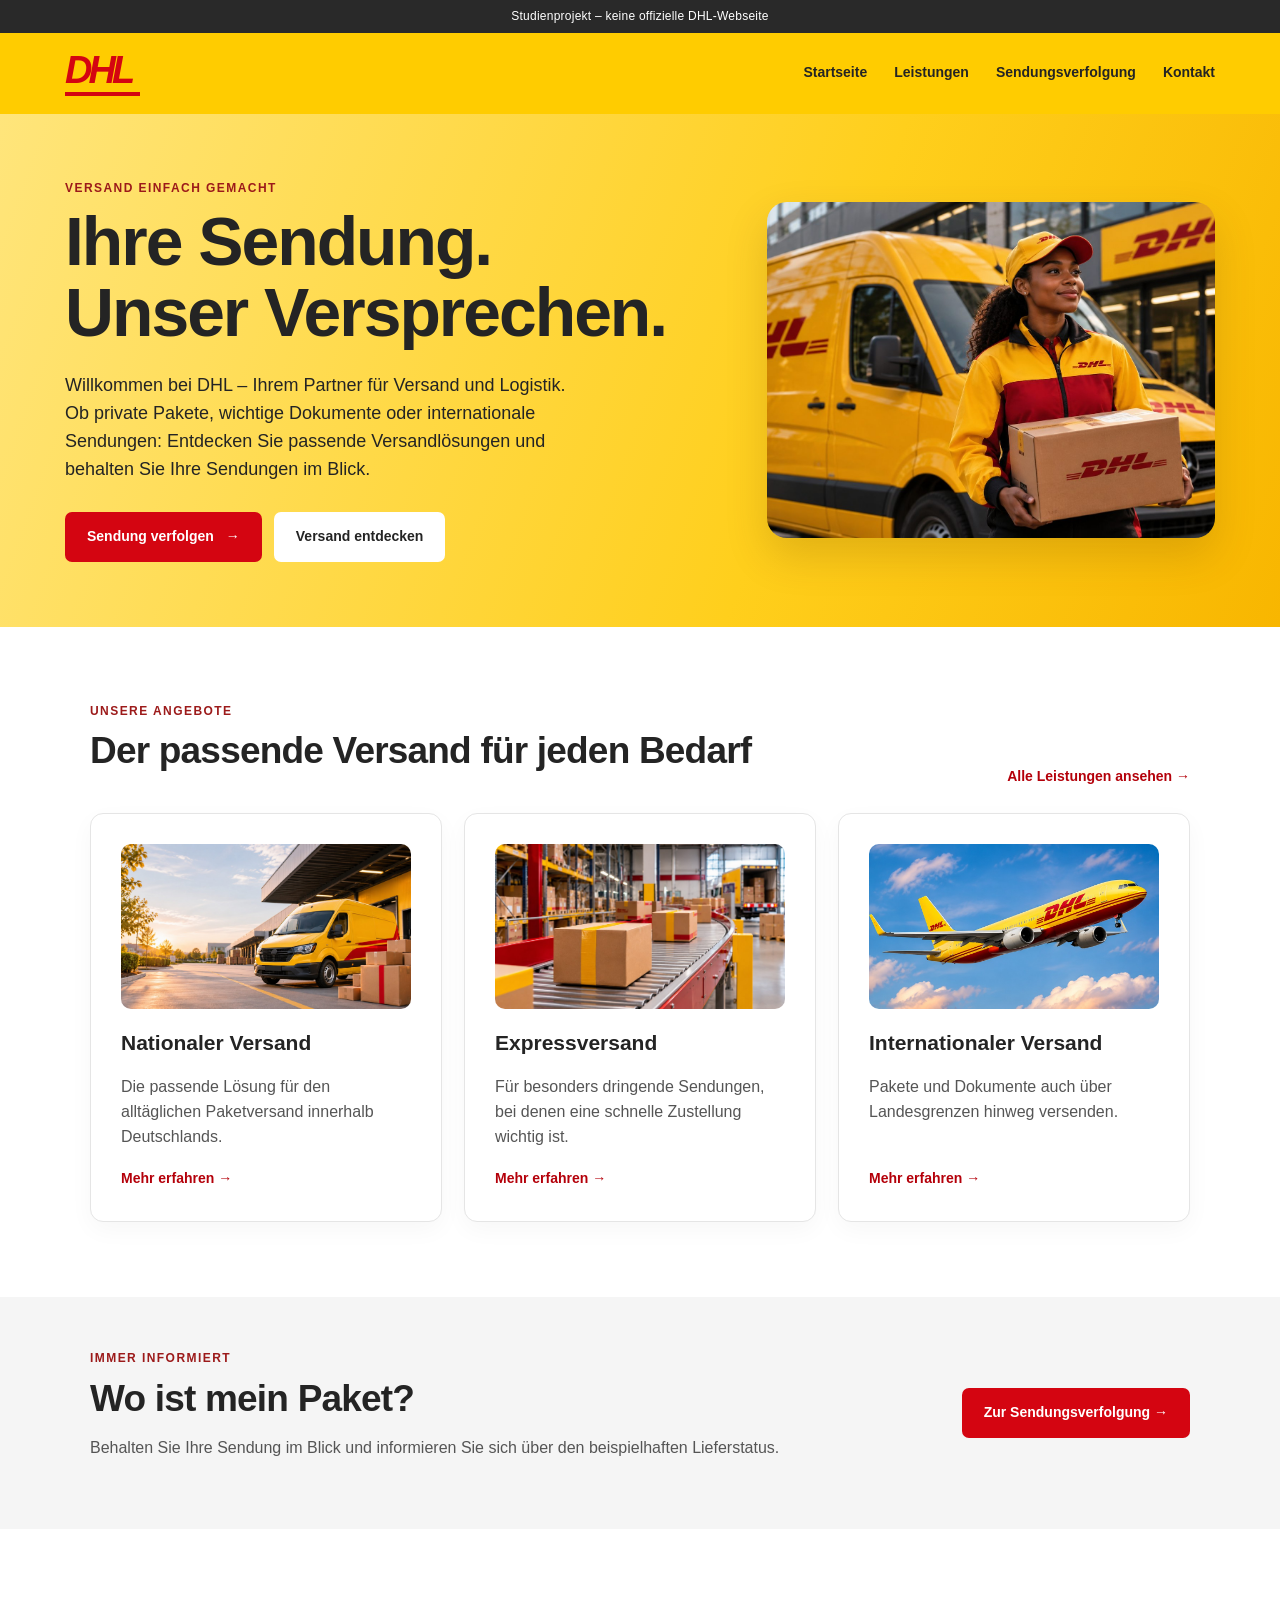
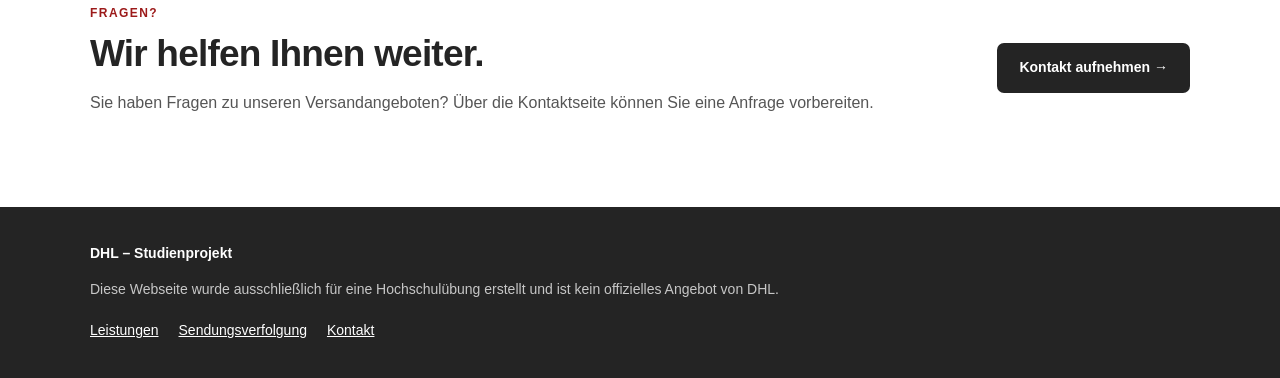
<file: index.html>
<!DOCTYPE html>
<html lang="de">
<head>
  <meta charset="UTF-8">
  <meta name="viewport" content="width=device-width, initial-scale=1.0">
  <meta name="description" content="DHL – Beispiel-Webseite für eine Hochschulübung zu Versand und Logistik.">
  <title>DHL | Versand und Logistik – Studienprojekt</title>
  <link rel="stylesheet" href="style.css">
</head>
<body>
  <div class="projekt-hinweis">Studienprojekt – keine offizielle DHL-Webseite</div>
  <header class="kopf">
    <a class="marke" href="index.html" aria-label="Zur Startseite">DHL<span class="marke-strich"></span></a>
    <nav aria-label="Hauptnavigation">
      <a href="index.html" aria-current="page">Startseite</a>
      <a href="leistungen.html">Leistungen</a>
      <a href="sendung.html">Sendungsverfolgung</a>
      <a href="kontakt.html">Kontakt</a>
    </nav>
  </header>
  <main>
    <section class="hero" id="start">
      <div class="hero-inhalt">
        <p class="eyebrow">Versand einfach gemacht</p>
        <h1>Ihre Sendung.<br>Unser Versprechen.</h1>
        <p>Willkommen bei DHL – Ihrem Partner für Versand und Logistik. Ob private Pakete, wichtige Dokumente oder internationale Sendungen: Entdecken Sie passende Versandlösungen und behalten Sie Ihre Sendungen im Blick.</p>
        <div class="aktionen">
          <a class="button button-rot" href="sendung.html">Sendung verfolgen <span aria-hidden="true">→</span></a>
          <a class="button button-hell" href="leistungen.html">Versand entdecken</a>
        </div>
      </div>
      <div class="hero-grafik"><img class="hero-foto" src="startseite.jpg" alt="Zustellerin mit Paket vor einem gelben Lieferwagen" fetchpriority="high"></div>
    </section>
    <section class="bereich" id="leistungen" aria-labelledby="leistungen-titel">
      <div class="abschnitt-kopf"><div><p class="eyebrow">Unsere Angebote</p><h2 id="leistungen-titel">Der passende Versand für jeden Bedarf</h2></div><a class="textlink" href="leistungen.html">Alle Leistungen ansehen →</a></div>
      <div class="karten">
        <article class="karte"><img class="karten-foto" src="lieferwagen.jpg" alt="Gelber Lieferwagen am Logistikzentrum" loading="lazy"><h3>Nationaler Versand</h3><p>Die passende Lösung für den alltäglichen Paketversand innerhalb Deutschlands.</p><a href="leistungen.html#national">Mehr erfahren →</a></article>
        <article class="karte"><img class="karten-foto" src="paketsortierung.jpg" alt="Pakete auf einer Sortieranlage" loading="lazy"><h3>Expressversand</h3><p>Für besonders dringende Sendungen, bei denen eine schnelle Zustellung wichtig ist.</p><a href="leistungen.html#express">Mehr erfahren →</a></article>
        <article class="karte"><img class="karten-foto" src="flugzeug.jpg" alt="Frachtflugzeug für internationalen Versand" loading="lazy"><h3>Internationaler Versand</h3><p>Pakete und Dokumente auch über Landesgrenzen hinweg versenden.</p><a href="leistungen.html#international">Mehr erfahren →</a></article>
      </div>
    </section>
    <section class="info-banner" id="sendung" aria-labelledby="verfolgung-titel"><div><p class="eyebrow">Immer informiert</p><h2 id="verfolgung-titel">Wo ist mein Paket?</h2><p>Behalten Sie Ihre Sendung im Blick und informieren Sie sich über den beispielhaften Lieferstatus.</p></div><a class="button button-rot" href="sendung.html">Zur Sendungsverfolgung →</a></section>
    <section class="bereich kontakt-abschnitt" id="kontakt" aria-labelledby="kontakt-titel"><div><p class="eyebrow">Fragen?</p><h2 id="kontakt-titel">Wir helfen Ihnen weiter.</h2><p>Sie haben Fragen zu unseren Versandangeboten? Über die Kontaktseite können Sie eine Anfrage vorbereiten.</p></div><a class="button button-dunkel" href="kontakt.html">Kontakt aufnehmen →</a></section>
  </main>
  <footer><strong>DHL – Studienprojekt</strong><p>Diese Webseite wurde ausschließlich für eine Hochschulübung erstellt und ist kein offizielles Angebot von DHL.</p><nav aria-label="Footernavigation"><a href="leistungen.html">Leistungen</a><a href="sendung.html">Sendungsverfolgung</a><a href="kontakt.html">Kontakt</a></nav></footer>
</body>
</html>
</file>
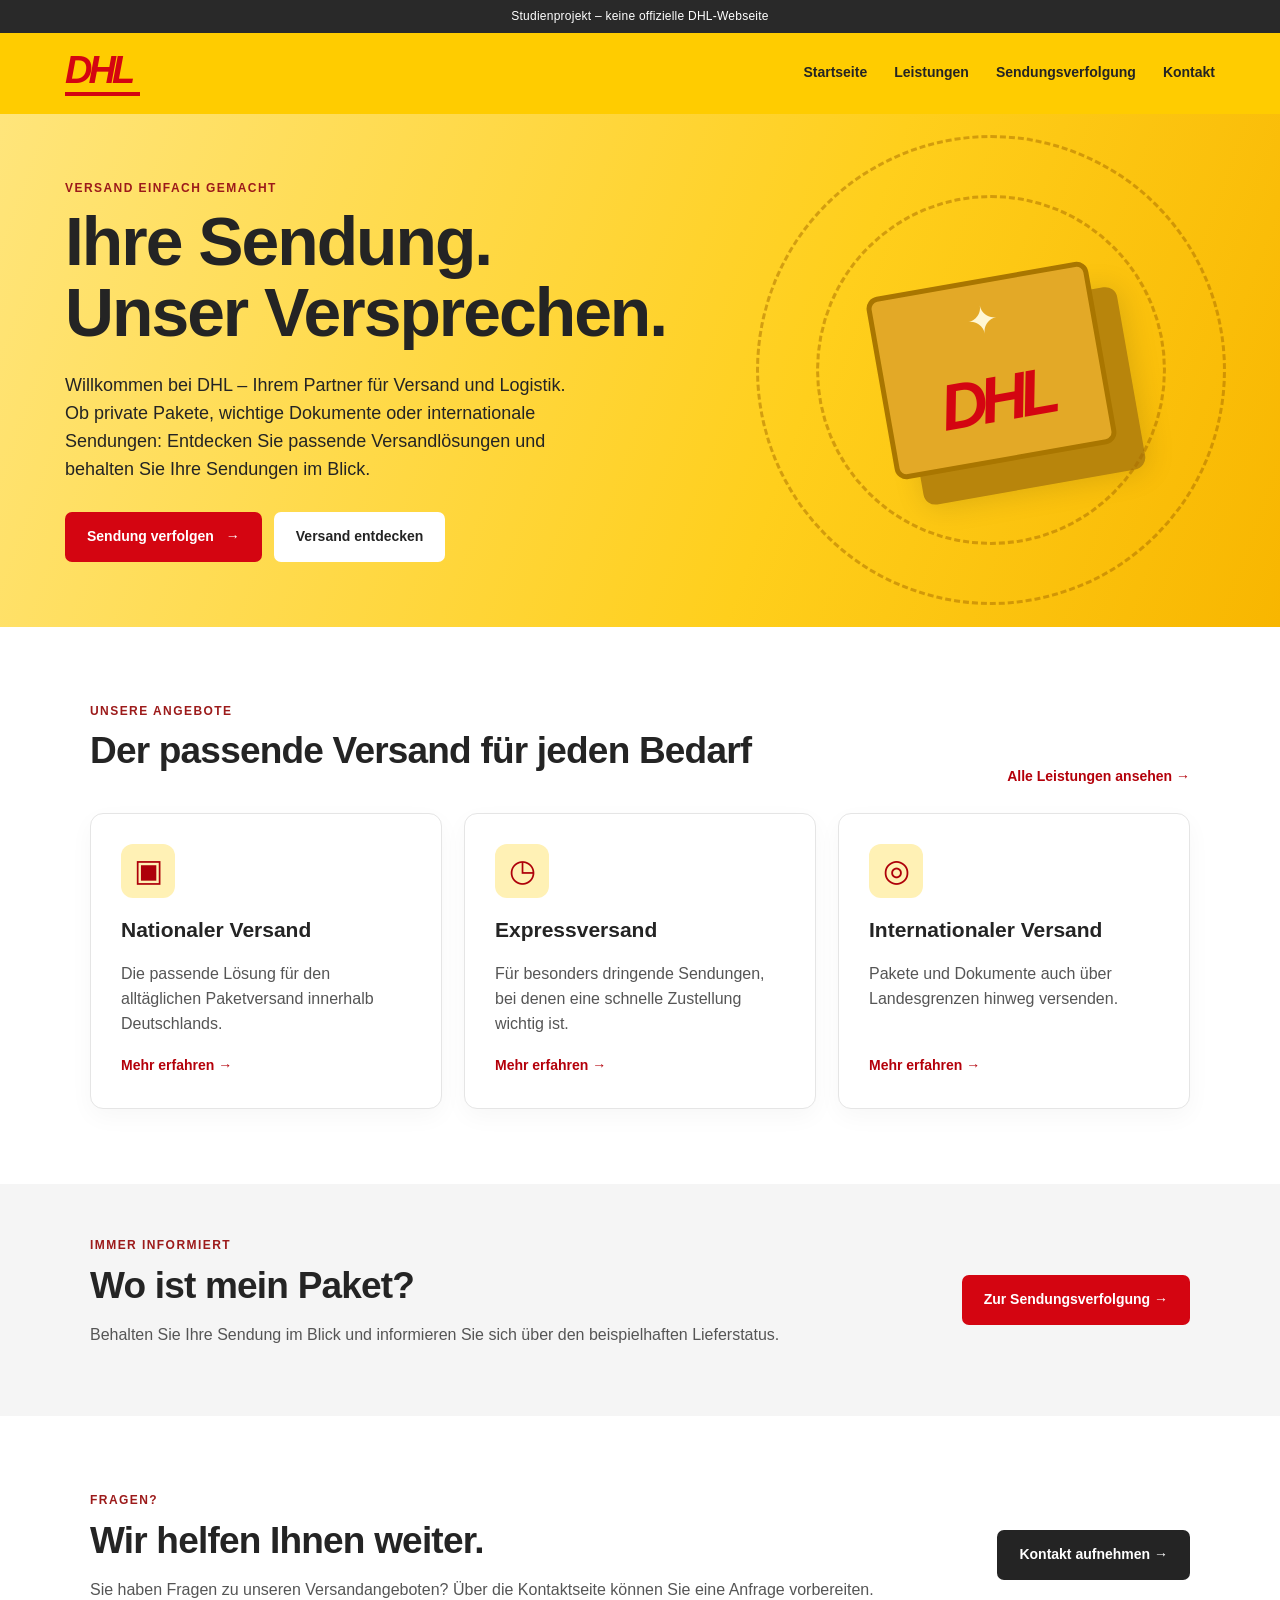
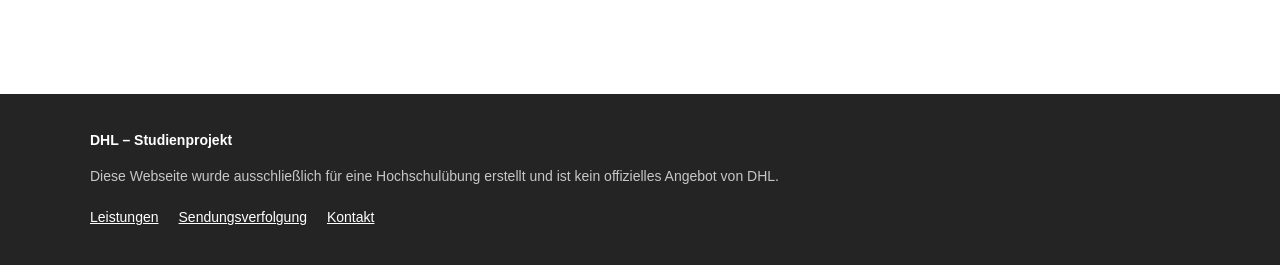
<file: DHL_Startseite 5/index.html>
<!DOCTYPE html>
<html lang="de">
<head>
  <meta charset="UTF-8">
  <meta name="viewport" content="width=device-width, initial-scale=1.0">
  <meta name="description" content="DHL – Beispiel-Webseite für eine Hochschulübung zu Versand und Logistik.">
  <title>DHL | Versand und Logistik – Studienprojekt</title>
  <link rel="stylesheet" href="style.css">
</head>
<body>
  <div class="projekt-hinweis">Studienprojekt – keine offizielle DHL-Webseite</div>
  <header class="kopf">
    <a class="marke" href="dhl_startseite_mit_texten.html" aria-label="Zur Startseite">DHL<span class="marke-strich"></span></a>
    <nav aria-label="Hauptnavigation">
      <a href="dhl_startseite_mit_texten.html" aria-current="page">Startseite</a>
      <a href="leistungen.html">Leistungen</a>
      <a href="sendung.html">Sendungsverfolgung</a>
      <a href="kontakt.html">Kontakt</a>
    </nav>
  </header>
  <main>
    <section class="hero" id="start">
      <div class="hero-inhalt">
        <p class="eyebrow">Versand einfach gemacht</p>
        <h1>Ihre Sendung.<br>Unser Versprechen.</h1>
        <p>Willkommen bei DHL – Ihrem Partner für Versand und Logistik. Ob private Pakete, wichtige Dokumente oder internationale Sendungen: Entdecken Sie passende Versandlösungen und behalten Sie Ihre Sendungen im Blick.</p>
        <div class="aktionen">
          <a class="button button-rot" href="sendung.html">Sendung verfolgen <span aria-hidden="true">→</span></a>
          <a class="button button-hell" href="leistungen.html">Versand entdecken</a>
        </div>
      </div>
      <div class="hero-grafik" aria-hidden="true"><div class="paket"><span>✦</span><strong>DHL</strong></div><div class="spur spur-eins"></div><div class="spur spur-zwei"></div></div>
    </section>
    <section class="bereich" id="leistungen" aria-labelledby="leistungen-titel">
      <div class="abschnitt-kopf"><div><p class="eyebrow">Unsere Angebote</p><h2 id="leistungen-titel">Der passende Versand für jeden Bedarf</h2></div><a class="textlink" href="leistungen.html">Alle Leistungen ansehen →</a></div>
      <div class="karten">
        <article class="karte"><div class="symbol" aria-hidden="true">▣</div><h3>Nationaler Versand</h3><p>Die passende Lösung für den alltäglichen Paketversand innerhalb Deutschlands.</p><a href="leistungen.html#national">Mehr erfahren →</a></article>
        <article class="karte"><div class="symbol" aria-hidden="true">◷</div><h3>Expressversand</h3><p>Für besonders dringende Sendungen, bei denen eine schnelle Zustellung wichtig ist.</p><a href="leistungen.html#express">Mehr erfahren →</a></article>
        <article class="karte"><div class="symbol" aria-hidden="true">◎</div><h3>Internationaler Versand</h3><p>Pakete und Dokumente auch über Landesgrenzen hinweg versenden.</p><a href="leistungen.html#international">Mehr erfahren →</a></article>
      </div>
    </section>
    <section class="info-banner" id="sendung" aria-labelledby="verfolgung-titel"><div><p class="eyebrow">Immer informiert</p><h2 id="verfolgung-titel">Wo ist mein Paket?</h2><p>Behalten Sie Ihre Sendung im Blick und informieren Sie sich über den beispielhaften Lieferstatus.</p></div><a class="button button-rot" href="sendung.html">Zur Sendungsverfolgung →</a></section>
    <section class="bereich kontakt-abschnitt" id="kontakt" aria-labelledby="kontakt-titel"><div><p class="eyebrow">Fragen?</p><h2 id="kontakt-titel">Wir helfen Ihnen weiter.</h2><p>Sie haben Fragen zu unseren Versandangeboten? Über die Kontaktseite können Sie eine Anfrage vorbereiten.</p></div><a class="button button-dunkel" href="kontakt.html">Kontakt aufnehmen →</a></section>
  </main>
  <footer><strong>DHL – Studienprojekt</strong><p>Diese Webseite wurde ausschließlich für eine Hochschulübung erstellt und ist kein offizielles Angebot von DHL.</p><nav aria-label="Footernavigation"><a href="leistungen.html">Leistungen</a><a href="sendung.html">Sendungsverfolgung</a><a href="kontakt.html">Kontakt</a></nav></footer>
</body>
</html>
</file>
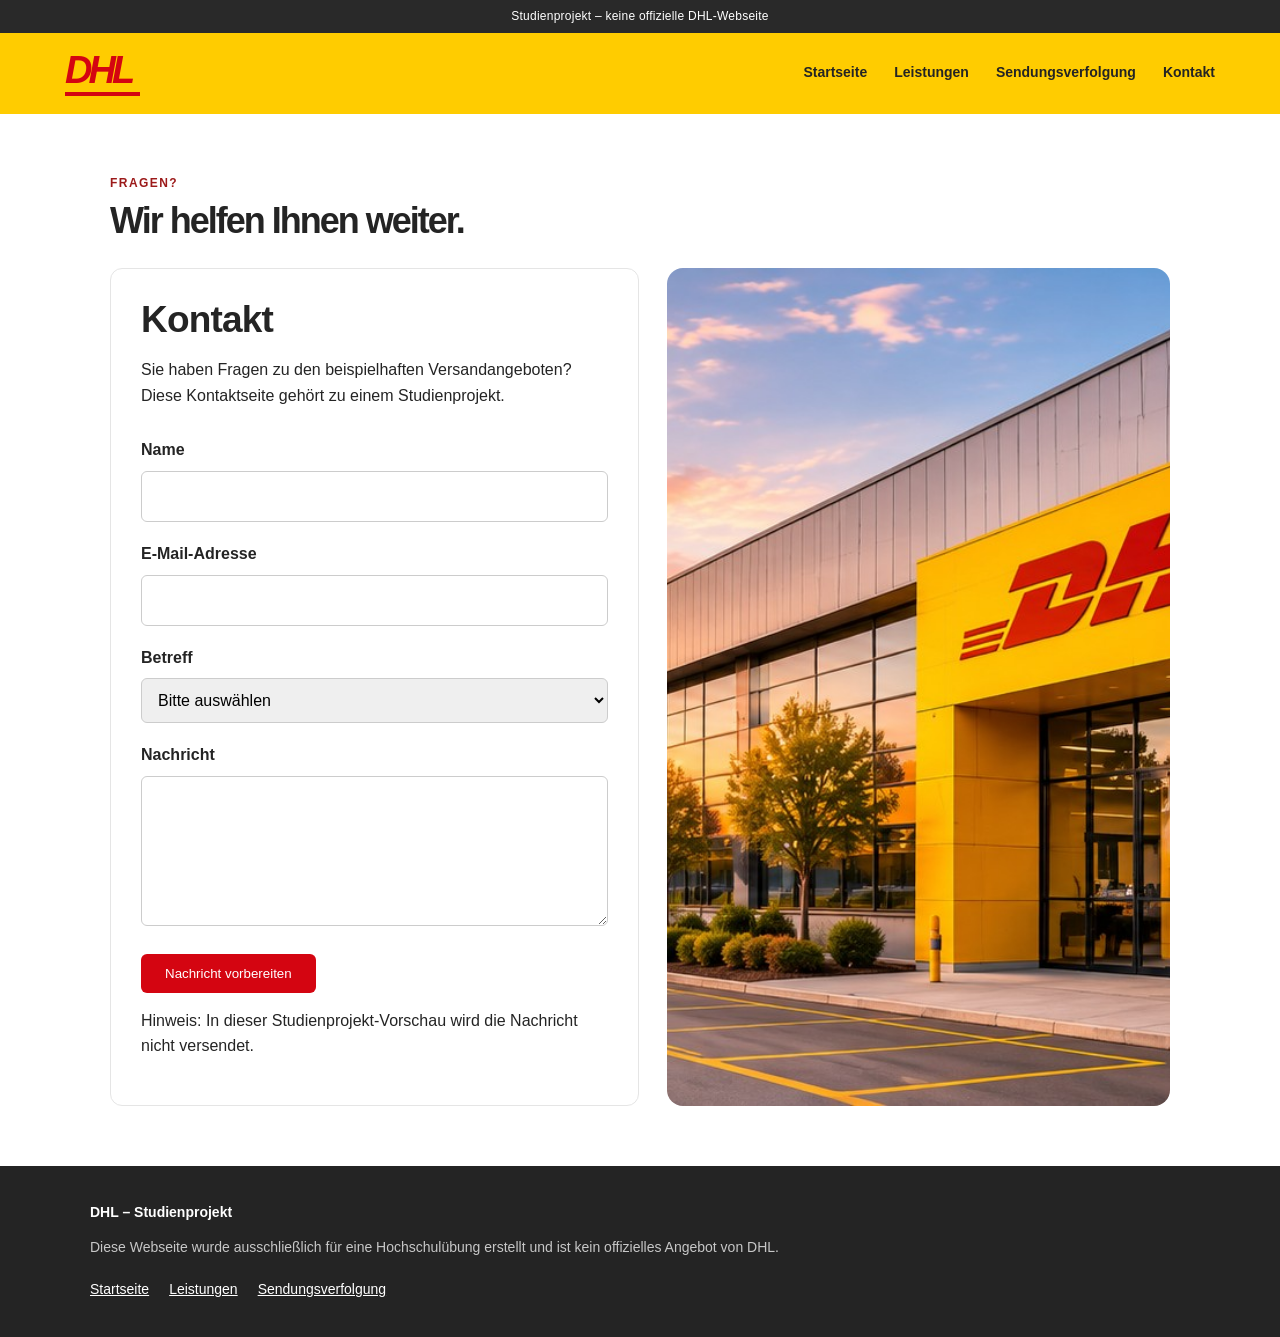
<file: kontakt.html>
<!DOCTYPE html>
<html lang="de">
<head>
  <meta charset="UTF-8">
  <meta name="viewport" content="width=device-width, initial-scale=1.0">
  <meta name="description" content="Kontaktinformationen für ein DHL-Studienprojekt.">
  <title>Kontakt | DHL – Studienprojekt</title>
  <link rel="stylesheet" href="style.css">
</head>
<body>
  <div class="projekt-hinweis">Studienprojekt – keine offizielle DHL-Webseite</div>
  <header class="kopf">
    <a class="marke" href="index.html" aria-label="Zur Startseite">DHL<span class="marke-strich"></span></a>
    <nav aria-label="Hauptnavigation">
      <a href="index.html">Startseite</a>
      <a href="leistungen.html">Leistungen</a>
      <a href="sendung.html">Sendungsverfolgung</a>
      <a href="kontakt.html" aria-current="page">Kontakt</a>
    </nav>
  </header>
  <main class="seiten-inhalt">
    <p class="eyebrow">Fragen?</p>
    <h1 class="seiten-titel">Wir helfen Ihnen weiter.</h1>
    <div class="kontakt-layout">
    <form class="formular" id="kontakt-formular" onsubmit="return false;">
      <h2 id="kontakt-titel">Kontakt</h2>
      <p class="seiten-beschreibung">Sie haben Fragen zu den beispielhaften Versandangeboten? Diese Kontaktseite gehört zu einem Studienprojekt.</p>
      <label for="name">Name</label>
      <input id="name" name="name" type="text" autocomplete="name" required>

      <label for="email">E-Mail-Adresse</label>
      <input id="email" name="email" type="email" autocomplete="email" required>

      <label for="betreff">Betreff</label>
      <select id="betreff" name="betreff" required>
        <option value="">Bitte auswählen</option>
        <option value="versand">Frage zum Versand</option>
        <option value="sendung">Frage zu einer Sendung</option>
        <option value="sonstiges">Sonstiges</option>
      </select>

      <label for="nachricht">Nachricht</label>
      <textarea id="nachricht" name="nachricht" rows="5" required></textarea>

      <button type="submit">Nachricht vorbereiten</button>
      <p id="formular-status" role="status" aria-live="polite">Hinweis: In dieser Studienprojekt-Vorschau wird die Nachricht nicht versendet.</p>
    </form>
    <img class="kontakt-foto" src="kontakt-gebaeude.jpg" alt="Modernes gelbes Logistikgebäude" loading="lazy">
    </div>
  </main>
  <footer>
    <strong>DHL – Studienprojekt</strong>
    <p>Diese Webseite wurde ausschließlich für eine Hochschulübung erstellt und ist kein offizielles Angebot von DHL.</p>
    <nav aria-label="Footernavigation"><a href="index.html">Startseite</a><a href="leistungen.html">Leistungen</a><a href="sendung.html">Sendungsverfolgung</a></nav>
  </footer>
  <script>
    document.getElementById("kontakt-formular").addEventListener("submit", function (event) {
      event.preventDefault();
      document.getElementById("formular-status").textContent =
        "Die Angaben sind ausgefüllt. In dieser Studienprojekt-Vorschau wird die Nachricht nicht versendet.";
    });
  </script>
</body>
</html>
</file>
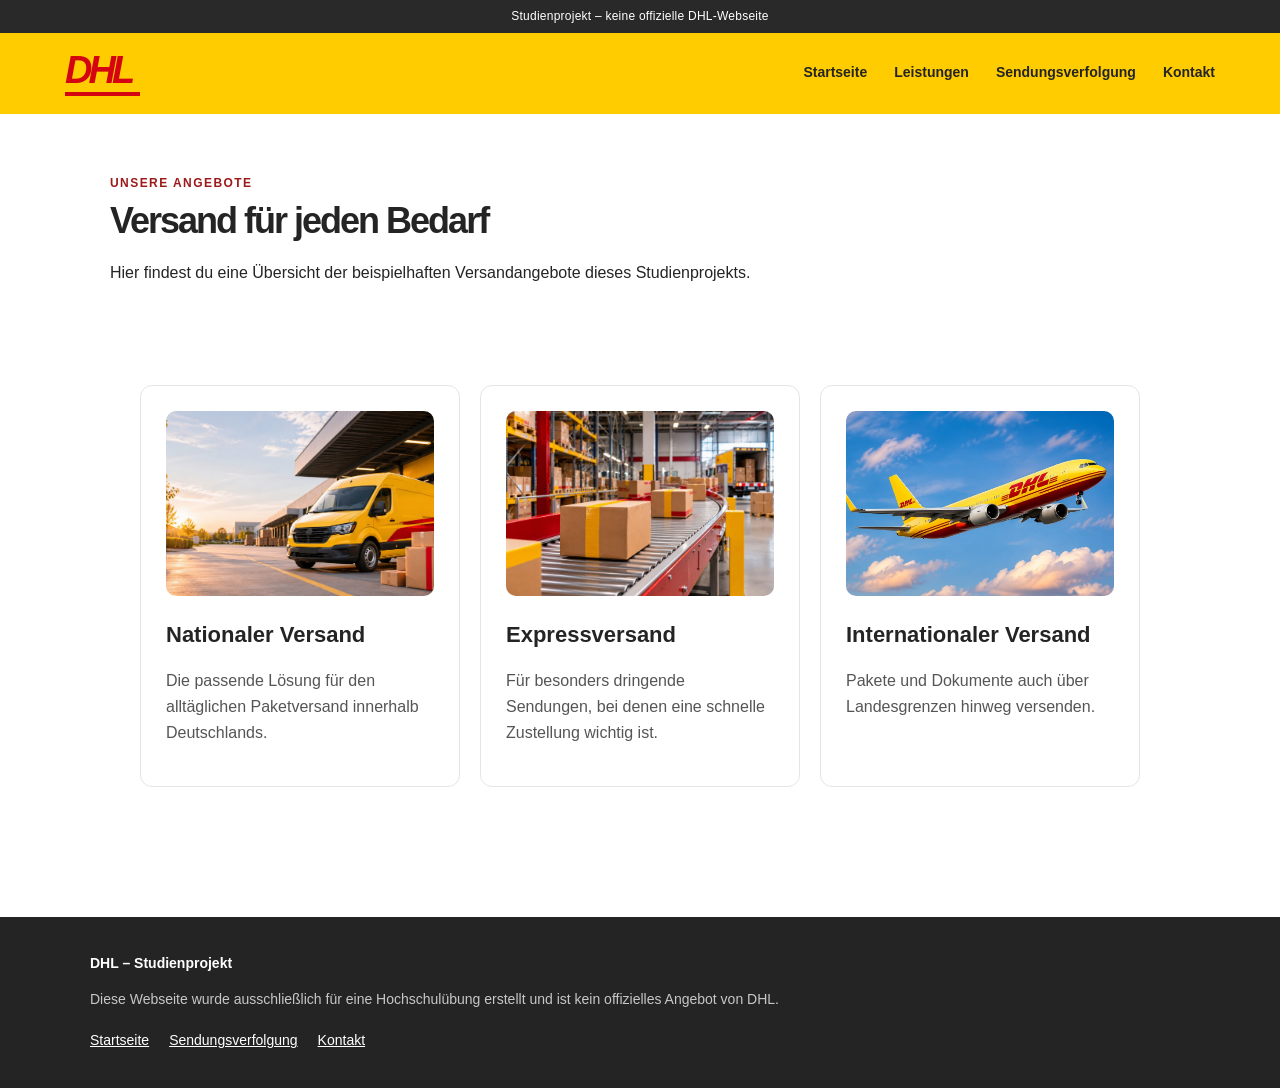
<file: leistungen.html>
<!DOCTYPE html>
<html lang="de">
<head>
  <meta charset="UTF-8">
  <meta name="viewport" content="width=device-width, initial-scale=1.0">
  <meta name="description" content="Beispielhafte Versandangebote für ein DHL-Studienprojekt.">
  <title>Leistungen | DHL – Studienprojekt</title>
  <link rel="stylesheet" href="style.css">
</head>
<body>
  <div class="projekt-hinweis">Studienprojekt – keine offizielle DHL-Webseite</div>
  <header class="kopf">
    <a class="marke" href="index.html" aria-label="Zur Startseite">DHL<span class="marke-strich"></span></a>
    <nav aria-label="Hauptnavigation">
      <a href="index.html">Startseite</a>
      <a href="leistungen.html" aria-current="page">Leistungen</a>
      <a href="sendung.html">Sendungsverfolgung</a>
      <a href="kontakt.html">Kontakt</a>
    </nav>
  </header>
  <main class="seiten-inhalt">
    <p class="eyebrow">Unsere Angebote</p>
    <h1 class="seiten-titel">Versand für jeden Bedarf</h1>
    <p class="seiten-beschreibung">Hier findest du eine Übersicht der beispielhaften Versandangebote dieses Studienprojekts.</p>
    <section class="leistungen" aria-label="Versandangebote">
      <div class="leistungen-grid">
        <article class="leistung-karte" id="national">
          <img class="leistung-foto" src="lieferwagen.jpg" alt="Gelber Lieferwagen am Logistikzentrum" loading="lazy"><h3>Nationaler Versand</h3>
          <p>Die passende Lösung für den alltäglichen Paketversand innerhalb Deutschlands.</p>
        </article>
        <article class="leistung-karte" id="express">
          <img class="leistung-foto" src="paketsortierung.jpg" alt="Pakete auf einem Förderband im Logistikzentrum" loading="lazy"><h3>Expressversand</h3>
          <p>Für besonders dringende Sendungen, bei denen eine schnelle Zustellung wichtig ist.</p>
        </article>
        <article class="leistung-karte" id="international">
          <img class="leistung-foto" src="flugzeug.jpg" alt="Frachtflugzeug für internationalen Versand" loading="lazy"><h3>Internationaler Versand</h3>
          <p>Pakete und Dokumente auch über Landesgrenzen hinweg versenden.</p>
        </article>
      </div>
    </section>
  </main>
  <footer>
    <strong>DHL – Studienprojekt</strong>
    <p>Diese Webseite wurde ausschließlich für eine Hochschulübung erstellt und ist kein offizielles Angebot von DHL.</p>
    <nav aria-label="Footernavigation"><a href="index.html">Startseite</a><a href="sendung.html">Sendungsverfolgung</a><a href="kontakt.html">Kontakt</a></nav>
  </footer>
</body>
</html>
</file>
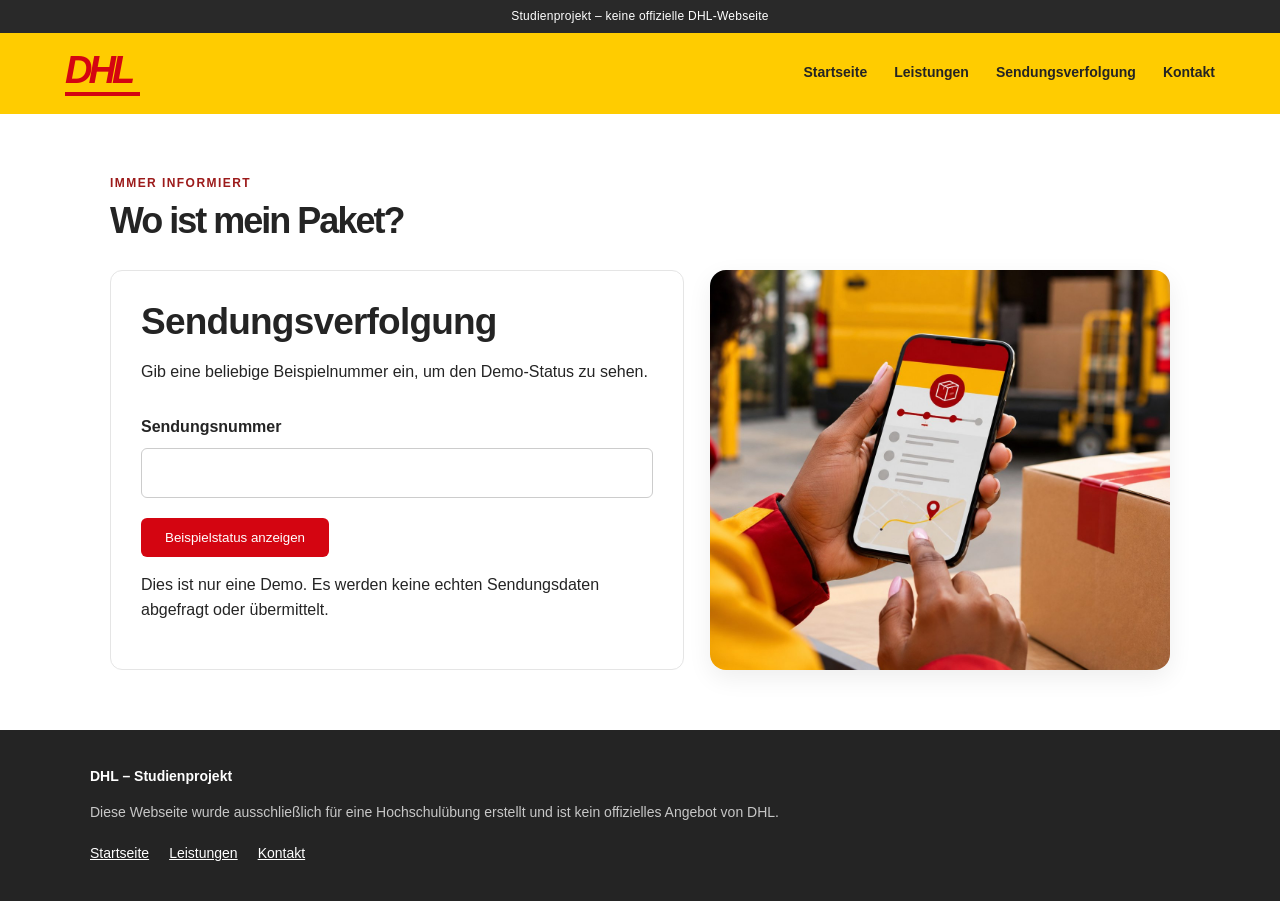
<file: sendung.html>
<!DOCTYPE html>
<html lang="de">
<head>
  <meta charset="UTF-8">
  <meta name="viewport" content="width=device-width, initial-scale=1.0">
  <meta name="description" content="Beispielseite zur Sendungsverfolgung für ein DHL-Studienprojekt.">
  <title>Sendungsverfolgung | DHL – Studienprojekt</title>
  <link rel="stylesheet" href="style.css">
</head>
<body>
  <div class="projekt-hinweis">Studienprojekt – keine offizielle DHL-Webseite</div>
  <header class="kopf">
    <a class="marke" href="index.html" aria-label="Zur Startseite">DHL<span class="marke-strich"></span></a>
    <nav aria-label="Hauptnavigation">
      <a href="index.html">Startseite</a>
      <a href="leistungen.html">Leistungen</a>
      <a href="sendung.html" aria-current="page">Sendungsverfolgung</a>
      <a href="kontakt.html">Kontakt</a>
    </nav>
  </header>
  <main class="seiten-inhalt">
    <p class="eyebrow">Immer informiert</p>
    <h1 class="seiten-titel">Wo ist mein Paket?</h1>
    <div class="sendung-layout"><section class="sendungsverfolgung" aria-labelledby="sendung-titel">
      <h2 id="sendung-titel">Sendungsverfolgung</h2>
      <p class="seiten-beschreibung">Gib eine beliebige Beispielnummer ein, um den Demo-Status zu sehen.</p>
      <form id="sendung-formular">
        <label for="sendungsnummer">Sendungsnummer</label>
        <input id="sendungsnummer" name="sendungsnummer" type="text" autocomplete="off" required>
        <button type="submit">Beispielstatus anzeigen</button>
      </form>
      <p id="demo-ergebnis" role="status" aria-live="polite" hidden></p>
      <p>Dies ist nur eine Demo. Es werden keine echten Sendungsdaten abgefragt oder übermittelt.</p>
    </section><img class="sendung-foto" src="sendungsverfolgung.jpg" alt="Smartphone mit beispielhafter Paketverfolgung" loading="lazy"></div>
  </main>
  <footer>
    <strong>DHL – Studienprojekt</strong>
    <p>Diese Webseite wurde ausschließlich für eine Hochschulübung erstellt und ist kein offizielles Angebot von DHL.</p>
    <nav aria-label="Footernavigation"><a href="index.html">Startseite</a><a href="leistungen.html">Leistungen</a><a href="kontakt.html">Kontakt</a></nav>
  </footer>
  <script>
    document.getElementById("sendung-formular").addEventListener("submit", function (event) {
      event.preventDefault();
      const nummer = document.getElementById("sendungsnummer").value.trim();
      const ergebnis = document.getElementById("demo-ergebnis");
      ergebnis.textContent =
        "Demo-Status für " + nummer + ": Die Sendung wurde im Paketzentrum bearbeitet. Dies ist ein Beispielstatus.";
      ergebnis.hidden = false;
    });
  </script>
</body>
</html>
</file>
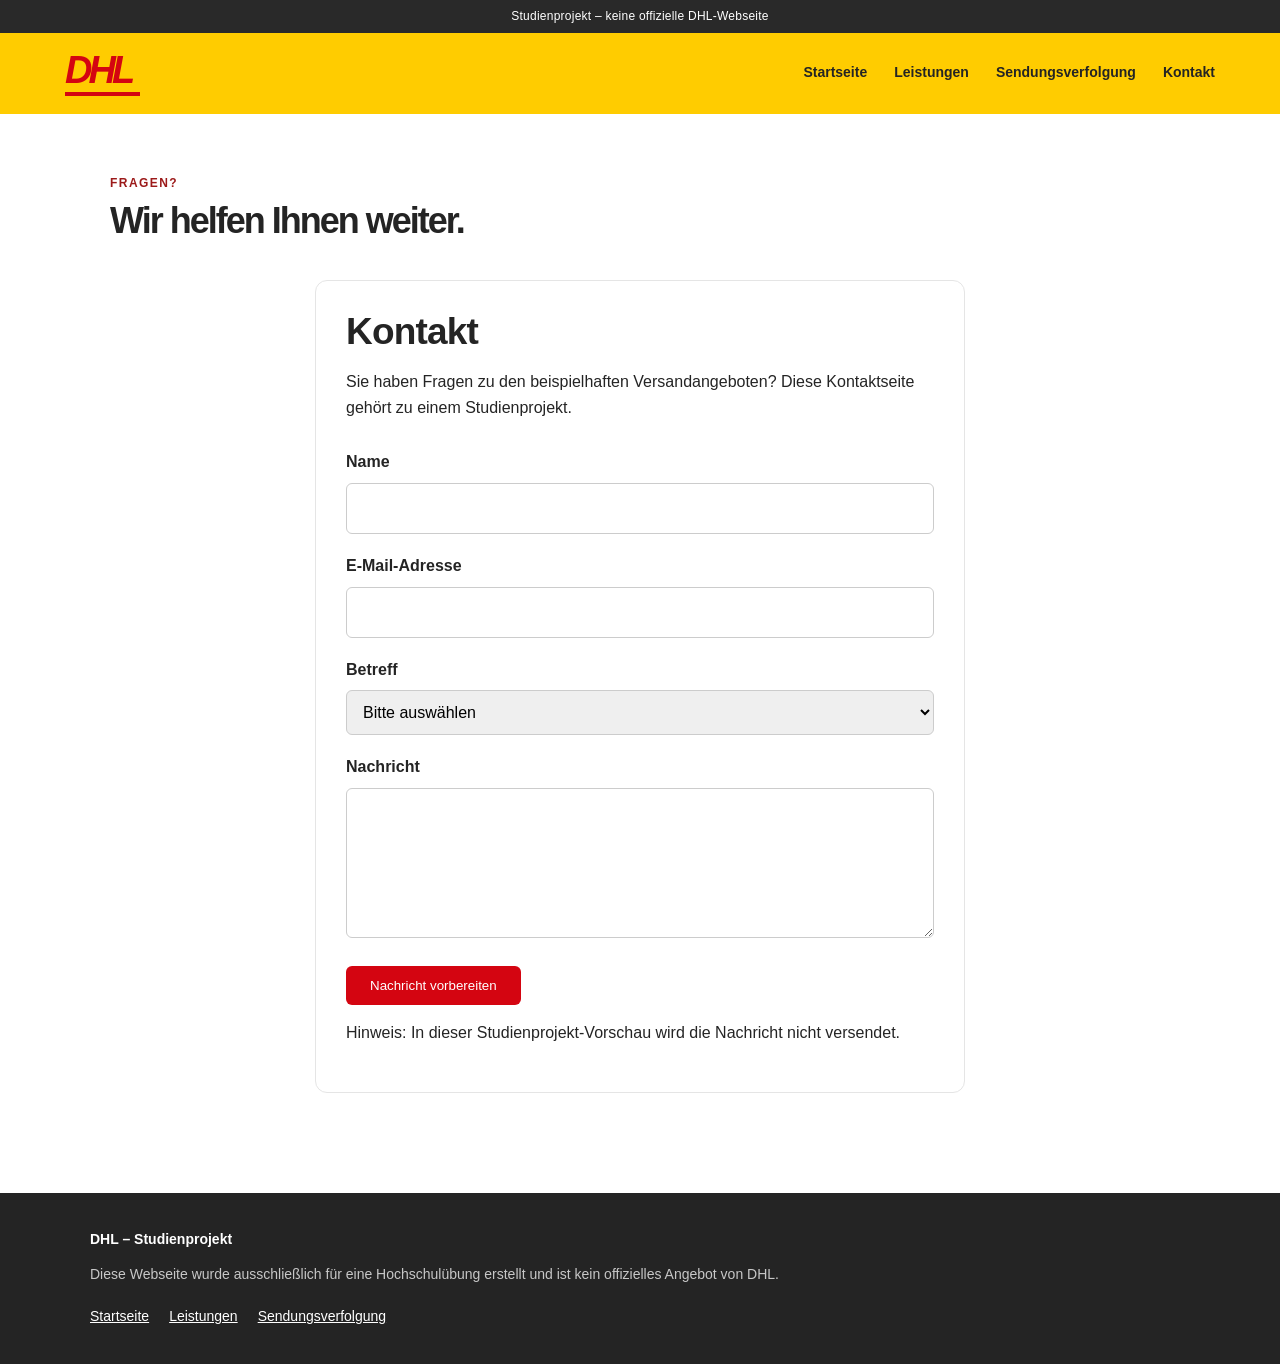
<file: DHL_Startseite 5/kontakt.html>
<!DOCTYPE html>
<html lang="de">
<head>
  <meta charset="UTF-8">
  <meta name="viewport" content="width=device-width, initial-scale=1.0">
  <meta name="description" content="Kontaktinformationen für ein DHL-Studienprojekt.">
  <title>Kontakt | DHL – Studienprojekt</title>
  <link rel="stylesheet" href="style.css">
</head>
<body>
  <div class="projekt-hinweis">Studienprojekt – keine offizielle DHL-Webseite</div>
  <header class="kopf">
    <a class="marke" href="dhl_startseite_mit_texten.html" aria-label="Zur Startseite">DHL<span class="marke-strich"></span></a>
    <nav aria-label="Hauptnavigation">
      <a href="dhl_startseite_mit_texten.html">Startseite</a>
      <a href="leistungen.html">Leistungen</a>
      <a href="sendung.html">Sendungsverfolgung</a>
      <a href="kontakt.html" aria-current="page">Kontakt</a>
    </nav>
  </header>
  <main class="seiten-inhalt">
    <p class="eyebrow">Fragen?</p>
    <h1 class="seiten-titel">Wir helfen Ihnen weiter.</h1>
    <form class="formular" id="kontakt-formular" onsubmit="return false;">
      <h2 id="kontakt-titel">Kontakt</h2>
      <p class="seiten-beschreibung">Sie haben Fragen zu den beispielhaften Versandangeboten? Diese Kontaktseite gehört zu einem Studienprojekt.</p>
      <label for="name">Name</label>
      <input id="name" name="name" type="text" autocomplete="name" required>

      <label for="email">E-Mail-Adresse</label>
      <input id="email" name="email" type="email" autocomplete="email" required>

      <label for="betreff">Betreff</label>
      <select id="betreff" name="betreff" required>
        <option value="">Bitte auswählen</option>
        <option value="versand">Frage zum Versand</option>
        <option value="sendung">Frage zu einer Sendung</option>
        <option value="sonstiges">Sonstiges</option>
      </select>

      <label for="nachricht">Nachricht</label>
      <textarea id="nachricht" name="nachricht" rows="5" required></textarea>

      <button type="submit">Nachricht vorbereiten</button>
      <p id="formular-status" role="status" aria-live="polite">Hinweis: In dieser Studienprojekt-Vorschau wird die Nachricht nicht versendet.</p>
    </form>
  </main>
  <footer>
    <strong>DHL – Studienprojekt</strong>
    <p>Diese Webseite wurde ausschließlich für eine Hochschulübung erstellt und ist kein offizielles Angebot von DHL.</p>
    <nav aria-label="Footernavigation"><a href="dhl_startseite_mit_texten.html">Startseite</a><a href="leistungen.html">Leistungen</a><a href="sendung.html">Sendungsverfolgung</a></nav>
  </footer>
  <script>
    document.getElementById("kontakt-formular").addEventListener("submit", function (event) {
      event.preventDefault();
      document.getElementById("formular-status").textContent =
        "Die Angaben sind ausgefüllt. In dieser Studienprojekt-Vorschau wird die Nachricht nicht versendet.";
    });
  </script>
</body>
</html>
</file>
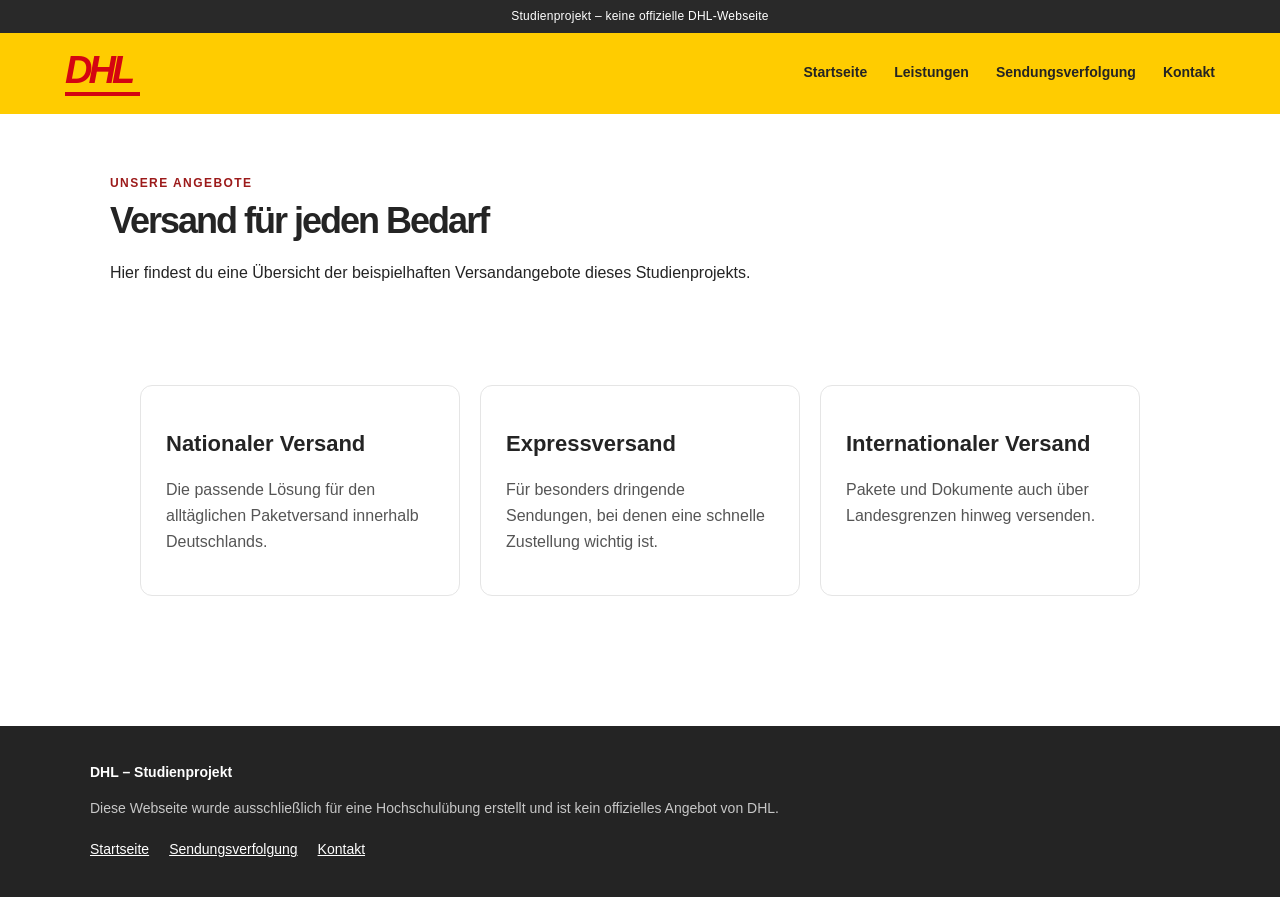
<file: DHL_Startseite 5/leistungen.html>
<!DOCTYPE html>
<html lang="de">
<head>
  <meta charset="UTF-8">
  <meta name="viewport" content="width=device-width, initial-scale=1.0">
  <meta name="description" content="Beispielhafte Versandangebote für ein DHL-Studienprojekt.">
  <title>Leistungen | DHL – Studienprojekt</title>
  <link rel="stylesheet" href="style.css">
</head>
<body>
  <div class="projekt-hinweis">Studienprojekt – keine offizielle DHL-Webseite</div>
  <header class="kopf">
    <a class="marke" href="dhl_startseite_mit_texten.html" aria-label="Zur Startseite">DHL<span class="marke-strich"></span></a>
    <nav aria-label="Hauptnavigation">
      <a href="dhl_startseite_mit_texten.html">Startseite</a>
      <a href="leistungen.html" aria-current="page">Leistungen</a>
      <a href="sendung.html">Sendungsverfolgung</a>
      <a href="kontakt.html">Kontakt</a>
    </nav>
  </header>
  <main class="seiten-inhalt">
    <p class="eyebrow">Unsere Angebote</p>
    <h1 class="seiten-titel">Versand für jeden Bedarf</h1>
    <p class="seiten-beschreibung">Hier findest du eine Übersicht der beispielhaften Versandangebote dieses Studienprojekts.</p>
    <section class="leistungen" aria-label="Versandangebote">
      <div class="leistungen-grid">
        <article class="leistung-karte" id="national">
          <h3>Nationaler Versand</h3>
          <p>Die passende Lösung für den alltäglichen Paketversand innerhalb Deutschlands.</p>
        </article>
        <article class="leistung-karte" id="express">
          <h3>Expressversand</h3>
          <p>Für besonders dringende Sendungen, bei denen eine schnelle Zustellung wichtig ist.</p>
        </article>
        <article class="leistung-karte" id="international">
          <h3>Internationaler Versand</h3>
          <p>Pakete und Dokumente auch über Landesgrenzen hinweg versenden.</p>
        </article>
      </div>
    </section>
  </main>
  <footer>
    <strong>DHL – Studienprojekt</strong>
    <p>Diese Webseite wurde ausschließlich für eine Hochschulübung erstellt und ist kein offizielles Angebot von DHL.</p>
    <nav aria-label="Footernavigation"><a href="dhl_startseite_mit_texten.html">Startseite</a><a href="sendung.html">Sendungsverfolgung</a><a href="kontakt.html">Kontakt</a></nav>
  </footer>
</body>
</html>
</file>
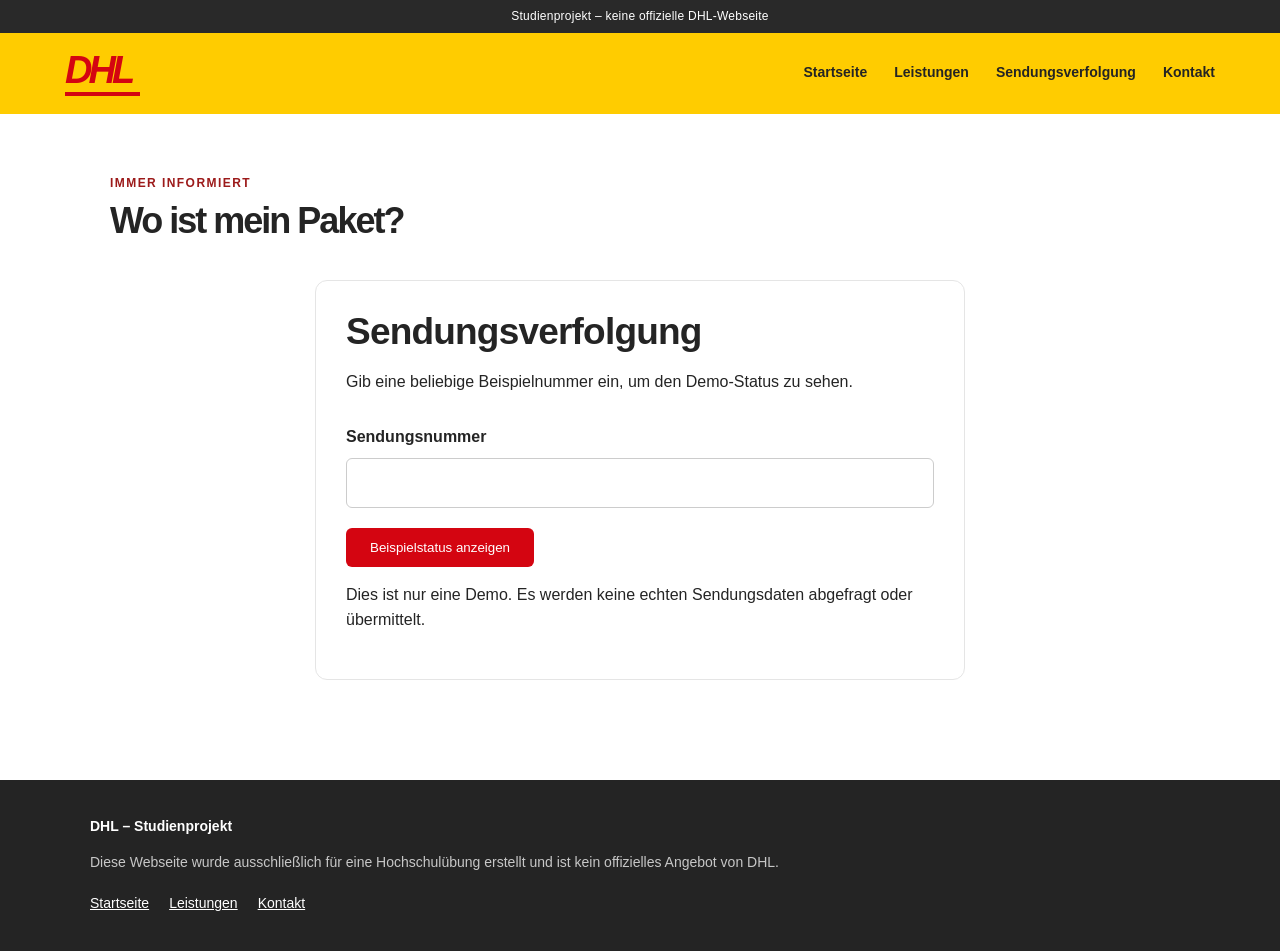
<file: DHL_Startseite 5/sendung.html>
<!DOCTYPE html>
<html lang="de">
<head>
  <meta charset="UTF-8">
  <meta name="viewport" content="width=device-width, initial-scale=1.0">
  <meta name="description" content="Beispielseite zur Sendungsverfolgung für ein DHL-Studienprojekt.">
  <title>Sendungsverfolgung | DHL – Studienprojekt</title>
  <link rel="stylesheet" href="style.css">
</head>
<body>
  <div class="projekt-hinweis">Studienprojekt – keine offizielle DHL-Webseite</div>
  <header class="kopf">
    <a class="marke" href="dhl_startseite_mit_texten.html" aria-label="Zur Startseite">DHL<span class="marke-strich"></span></a>
    <nav aria-label="Hauptnavigation">
      <a href="dhl_startseite_mit_texten.html">Startseite</a>
      <a href="leistungen.html">Leistungen</a>
      <a href="sendung.html" aria-current="page">Sendungsverfolgung</a>
      <a href="kontakt.html">Kontakt</a>
    </nav>
  </header>
  <main class="seiten-inhalt">
    <p class="eyebrow">Immer informiert</p>
    <h1 class="seiten-titel">Wo ist mein Paket?</h1>
    <section class="sendungsverfolgung" aria-labelledby="sendung-titel">
      <h2 id="sendung-titel">Sendungsverfolgung</h2>
      <p class="seiten-beschreibung">Gib eine beliebige Beispielnummer ein, um den Demo-Status zu sehen.</p>
      <form id="sendung-formular">
        <label for="sendungsnummer">Sendungsnummer</label>
        <input id="sendungsnummer" name="sendungsnummer" type="text" autocomplete="off" required>
        <button type="submit">Beispielstatus anzeigen</button>
      </form>
      <p id="demo-ergebnis" role="status" aria-live="polite" hidden></p>
      <p>Dies ist nur eine Demo. Es werden keine echten Sendungsdaten abgefragt oder übermittelt.</p>
    </section>
  </main>
  <footer>
    <strong>DHL – Studienprojekt</strong>
    <p>Diese Webseite wurde ausschließlich für eine Hochschulübung erstellt und ist kein offizielles Angebot von DHL.</p>
    <nav aria-label="Footernavigation"><a href="dhl_startseite_mit_texten.html">Startseite</a><a href="leistungen.html">Leistungen</a><a href="kontakt.html">Kontakt</a></nav>
  </footer>
  <script>
    document.getElementById("sendung-formular").addEventListener("submit", function (event) {
      event.preventDefault();
      const nummer = document.getElementById("sendungsnummer").value.trim();
      const ergebnis = document.getElementById("demo-ergebnis");
      ergebnis.textContent =
        "Demo-Status für " + nummer + ": Die Sendung wurde im Paketzentrum bearbeitet. Dies ist ein Beispielstatus.";
      ergebnis.hidden = false;
    });
  </script>
</body>
</html>
</file>
<file: style.css>
/* Vorschau-Design: Person 2 kann diese Datei überarbeiten oder ersetzen. */
:root {
    --gelb: #ffcc00;
    --rot: #d40511;
    --text: #242424;
    --grau: #f6f6f6
}

* {
    box-sizing: border-box
}

body {
    margin: 0;
    color: var(--text);
    font-family: Arial, Helvetica, sans-serif;
    line-height: 1.55
}

a {
    color: inherit;
    text-decoration: none
}

.projekt-hinweis {
    padding: 7px 20px;
    text-align: center;
    background: #292929;
    color: #fff;
    font-size: 12px;
    letter-spacing: .02em
}

.kopf {
    display: flex;
    align-items: center;
    justify-content: space-between;
    gap: 22px;
    padding: 18px max(5%, calc((100vw - 1150px)/2));
    background: var(--gelb)
}

.marke {
    color: var(--rot);
    font-size: 38px;
    font-weight: 900;
    font-style: italic;
    letter-spacing: -4px;
    line-height: 1
}

.marke-strich {
    display: block;
    width: 75px;
    height: 4px;
    background: var(--rot);
    margin-top: 3px
}

.kopf nav {
    display: flex;
    gap: 27px;
    flex-wrap: wrap;
    font-weight: 700;
    font-size: 14px
}

.kopf nav a:hover,
.textlink:hover {
    text-decoration: underline
}

.hero {
    background: linear-gradient(110deg, #ffe57b 0%, #ffcf1c 62%, #f8b600 100%);
    min-height: 470px;
    display: grid;
    grid-template-columns: 1.2fr .8fr;
    align-items: center;
    overflow: hidden;
    padding: 65px max(5%, calc((100vw - 1150px)/2));
    gap: 30px
}

.hero-inhalt {
    position: relative;
    z-index: 1;
    max-width: 620px
}

.eyebrow {
    text-transform: uppercase;
    font-weight: 800;
    letter-spacing: .12em;
    font-size: 12px;
    color: #9c1a1a;
    margin: 0 0 10px
}

h1 {
    font-size: clamp(42px, 5.3vw, 72px);
    line-height: 1.04;
    letter-spacing: -2px;
    margin: 0 0 24px
}

h2 {
    font-size: clamp(26px, 3vw, 37px);
    line-height: 1.15;
    letter-spacing: -.8px;
    margin: 0 0 15px
}

h3 {
    font-size: 21px;
    margin: 16px 0 8px
}

.hero p:not(.eyebrow) {
    font-size: 18px;
    max-width: 510px
}

.aktionen {
    display: flex;
    gap: 12px;
    flex-wrap: wrap;
    margin-top: 28px
}

.button {
    display: inline-flex;
    align-items: center;
    justify-content: center;
    gap: 12px;
    padding: 14px 22px;
    border-radius: 7px;
    font-weight: 700;
    font-size: 14px;
    transition: transform .15s
}

.button:hover {
    transform: translateY(-2px)
}

.button-rot {
    background: var(--rot);
    color: #fff
}

.button-hell {
    background: #fff
}

.button-dunkel {
    background: #242424;
    color: #fff
}

.hero-grafik {
    position: relative;
    min-height: 300px;
    display: grid;
    place-items: center
}

.paket {
    width: 225px;
    height: 185px;
    background: #e3a927;
    border: 5px solid #a97600;
    border-radius: 12px;
    transform: rotate(-10deg);
    box-shadow: 24px 30px 0 #b8850c, 26px 32px 30px #0002;
    display: flex;
    flex-direction: column;
    align-items: center;
    justify-content: center
}

.paket span {
    font-size: 38px;
    color: #fff7d4
}

.paket strong {
    font-size: 65px;
    font-style: italic;
    color: var(--rot);
    letter-spacing: -7px
}

.spur {
    position: absolute;
    border: 3px dashed #a76c0080;
    border-radius: 50%;
    z-index: 0
}

.spur-eins {
    width: 350px;
    height: 350px
}

.spur-zwei {
    width: 470px;
    height: 470px
}

.bereich {
    max-width: 1150px;
    margin: auto;
    padding: 75px 25px
}

.abschnitt-kopf {
    display: flex;
    justify-content: space-between;
    align-items: end;
    gap: 25px;
    margin-bottom: 25px
}

.textlink,
.karte a {
    color: #b4000a;
    font-weight: 700;
    font-size: 14px
}

.karten {
    display: grid;
    grid-template-columns: repeat(3, 1fr);
    gap: 22px
}

.karte {
    padding: 30px;
    border: 1px solid #e5e5e5;
    border-radius: 13px;
    background: #fff;
    box-shadow: 0 8px 25px #00000009
}

.karte p {
    min-height: 75px;
    color: #555
}

.symbol {
    width: 54px;
    height: 54px;
    display: grid;
    place-items: center;
    border-radius: 12px;
    background: #fff1b5;
    color: #ae000a;
    font-size: 31px
}

.info-banner {
    background: #f5f5f5;
    padding: 52px max(5%, calc((100vw - 1100px)/2));
    display: flex;
    justify-content: space-between;
    align-items: center;
    gap: 25px
}

.info-banner p:last-child,
.kontakt-abschnitt p:last-child {
    color: #555
}

.kontakt-abschnitt {
    display: flex;
    align-items: center;
    justify-content: space-between;
    gap: 20px
}

footer {
    background: #242424;
    color: white;
    padding: 36px max(5%, calc((100vw - 1100px)/2));
    font-size: 14px
}

footer p {
    color: #c7c7c7
}

footer nav {
    display: flex;
    gap: 20px;
    flex-wrap: wrap;
    margin-top: 20px
}

footer a {
    text-decoration: underline
}

@media(max-width:760px) {
    .kopf {
        align-items: flex-start;
        flex-direction: column
    }

    .kopf nav {
        gap: 12px 18px
    }

    .hero {
        grid-template-columns: 1fr;
        padding-top: 50px;
        padding-bottom: 45px
    }

    .hero-grafik {
        min-height: 180px
    }

    .paket {
        transform: scale(.7) rotate(-10deg)
    }

    .spur-eins {
        width: 240px;
        height: 240px
    }

    .spur-zwei {
        width: 300px;
        height: 300px
    }

    .karten {
        grid-template-columns: 1fr
    }

    .karte p {
        min-height: 0
    }

    .abschnitt-kopf,
    .info-banner,
    .kontakt-abschnitt {
        align-items: flex-start;
        flex-direction: column
    }

    .bereich {
        padding: 50px 20px
    }
}
/* Kontaktformular - Design */

.formular {
    max-width: 650px;
    margin: 40px auto;
    padding: 30px;
    background: white;
    border-radius: 12px;
    border: 1px solid #e5e5e5;
}

.formular label {
    display: block;
    margin-bottom: 8px;
    font-weight: 600;
}

.formular input,
.formular textarea,
.formular select {
    width: 100%;
    padding: 12px;
    margin-bottom: 20px;
    border: 1px solid #cccccc;
    border-radius: 6px;
    font: inherit;
}

.formular input:focus,
.formular textarea:focus,
.formular select:focus {
    outline: 2px solid var(--rot);
    outline-offset: 2px;
}

.formular button {
    background: var(--rot);
    color: white;
    padding: 12px 24px;
    border: none;
    border-radius: 6px;
    cursor: pointer;
}

@media (max-width: 760px) {
    .formular {
        margin: 20px;
        padding: 20px;
    }
}
/* Sendungsverfolgung - Design */

.sendungsverfolgung {
    max-width: 650px;
    margin: 40px auto;
    padding: 30px;
    background: white;
    border: 1px solid #e5e5e5;
    border-radius: 12px;
}

.sendungsverfolgung input {
    width: 100%;
    padding: 12px;
    margin-bottom: 20px;
    border: 1px solid #cccccc;
    border-radius: 6px;
    font: inherit;
}

.sendungsverfolgung label {
    display: block;
    margin-bottom: 8px;
    font-weight: 600;
}

.sendungsverfolgung input:focus {
    outline: 2px solid var(--rot);
    outline-offset: 2px;
}

.sendungsverfolgung button {
    background: var(--rot);
    color: white;
    padding: 12px 24px;
    border: none;
    border-radius: 6px;
    cursor: pointer;
}

@media (max-width: 760px) {
    .sendungsverfolgung {
        margin: 20px;
        padding: 20px;
    }
}

/* Gemeinsames Design für Unterseiten */

.seiten-inhalt {
    max-width: 1100px;
    margin: 0 auto;
    padding: 60px 20px;
}

.seiten-titel {
    font-size: 36px;
    font-weight: 700;
    color: var(--text);
    margin-bottom: 20px;
}

.seiten-beschreibung {
    font-size: 16px;
    line-height: 1.6;
    margin-bottom: 30px;
}

@media (max-width: 760px) {
    .seiten-inhalt {
        padding: 40px 20px;
    }

    .seiten-titel {
        font-size: 28px;
    }
}

/* Leistungen - Design */

.leistungen {
    max-width: 1100px;
    margin: 40px auto;
    padding: 30px;
}

.leistungen-grid {
    display: grid;
    grid-template-columns: repeat(3, 1fr);
    gap: 20px;
    margin-top: 30px;
}

.leistung-karte {
    background: white;
    border: 1px solid #e5e5e5;
    border-radius: 12px;
    padding: 25px;
}

.leistung-karte h3 {
    color: var(--text);
    font-size: 22px;
    margin-bottom: 15px;
}

.leistung-karte p {
    font-size: 16px;
    line-height: 1.6;
    color: #555;
}

@media (max-width: 760px) {
    .leistungen {
        padding: 20px;
    }

    .leistungen-grid {
        grid-template-columns: 1fr;
    }
}


/* Bild-Ergaenzungen fuer das Studienprojekt – bestehendes Design bleibt erhalten */
.hero-foto { display:block; width:100%; max-width:520px; aspect-ratio:4/3; object-fit:cover; border-radius:20px; box-shadow:0 18px 42px #5e3a002e; }
.hero-grafik { min-width:0; }
.karten-foto { display:block; width:100%; height:165px; object-fit:cover; border-radius:10px; margin-bottom:18px; }
.leistung-foto { display:block; width:100%; height:185px; object-fit:cover; border-radius:10px; margin-bottom:22px; }
.sendung-layout { display:grid; grid-template-columns:minmax(0,1fr) minmax(240px,.8fr); gap:26px; align-items:center; margin-top:30px; }
.sendung-layout .sendungsverfolgung { margin:0; width:100%; max-width:none; }
.sendung-foto { width:100%; height:100%; max-height:480px; min-height:320px; object-fit:cover; border-radius:16px; box-shadow:0 8px 25px #00000012; }
@media (max-width:760px) {
 .hero-foto { max-width:100%; aspect-ratio: 4/3; }
 .hero-grafik { min-height:0; margin-top:14px; }
 .karten-foto,.leistung-foto { height:190px; }
 .sendung-layout { grid-template-columns:1fr; gap:18px; }
 .sendung-layout .sendungsverfolgung { margin:0; }
 .sendung-foto { height:250px; min-height:0; }
}

/* Abschliessende Bildgestaltung – alle vier Seiten */
.kontakt-layout {display:grid;grid-template-columns:minmax(0,1fr) minmax(0,.95fr);gap:28px;align-items:stretch;margin-top:28px;}
.kontakt-layout .formular {width:100%;max-width:none;margin:0;min-width:0;}
.kontakt-foto {display:block;width:100%;height:100%;min-height:480px;object-fit:cover;border-radius:16px;}
.karte,.leistung-karte {overflow:hidden;}
.karten-foto,.leistung-foto {object-position:center;}
@media(max-width:760px){.kontakt-layout{grid-template-columns:1fr;gap:20px}.kontakt-layout .formular{margin:0}.kontakt-foto{height:230px;min-height:0}.hero-foto{object-position:65% center;}}
</file>
<file: DHL_Startseite 5/style.css>
/* Vorschau-Design: Person 2 kann diese Datei überarbeiten oder ersetzen. */
:root {
    --gelb: #ffcc00;
    --rot: #d40511;
    --text: #242424;
    --grau: #f6f6f6
}

* {
    box-sizing: border-box
}

body {
    margin: 0;
    color: var(--text);
    font-family: Arial, Helvetica, sans-serif;
    line-height: 1.55
}

a {
    color: inherit;
    text-decoration: none
}

.projekt-hinweis {
    padding: 7px 20px;
    text-align: center;
    background: #292929;
    color: #fff;
    font-size: 12px;
    letter-spacing: .02em
}

.kopf {
    display: flex;
    align-items: center;
    justify-content: space-between;
    gap: 22px;
    padding: 18px max(5%, calc((100vw - 1150px)/2));
    background: var(--gelb)
}

.marke {
    color: var(--rot);
    font-size: 38px;
    font-weight: 900;
    font-style: italic;
    letter-spacing: -4px;
    line-height: 1
}

.marke-strich {
    display: block;
    width: 75px;
    height: 4px;
    background: var(--rot);
    margin-top: 3px
}

.kopf nav {
    display: flex;
    gap: 27px;
    flex-wrap: wrap;
    font-weight: 700;
    font-size: 14px
}

.kopf nav a:hover,
.textlink:hover {
    text-decoration: underline
}

.hero {
    background: linear-gradient(110deg, #ffe57b 0%, #ffcf1c 62%, #f8b600 100%);
    min-height: 470px;
    display: grid;
    grid-template-columns: 1.2fr .8fr;
    align-items: center;
    overflow: hidden;
    padding: 65px max(5%, calc((100vw - 1150px)/2));
    gap: 30px
}

.hero-inhalt {
    position: relative;
    z-index: 1;
    max-width: 620px
}

.eyebrow {
    text-transform: uppercase;
    font-weight: 800;
    letter-spacing: .12em;
    font-size: 12px;
    color: #9c1a1a;
    margin: 0 0 10px
}

h1 {
    font-size: clamp(42px, 5.3vw, 72px);
    line-height: 1.04;
    letter-spacing: -2px;
    margin: 0 0 24px
}

h2 {
    font-size: clamp(26px, 3vw, 37px);
    line-height: 1.15;
    letter-spacing: -.8px;
    margin: 0 0 15px
}

h3 {
    font-size: 21px;
    margin: 16px 0 8px
}

.hero p:not(.eyebrow) {
    font-size: 18px;
    max-width: 510px
}

.aktionen {
    display: flex;
    gap: 12px;
    flex-wrap: wrap;
    margin-top: 28px
}

.button {
    display: inline-flex;
    align-items: center;
    justify-content: center;
    gap: 12px;
    padding: 14px 22px;
    border-radius: 7px;
    font-weight: 700;
    font-size: 14px;
    transition: transform .15s
}

.button:hover {
    transform: translateY(-2px)
}

.button-rot {
    background: var(--rot);
    color: #fff
}

.button-hell {
    background: #fff
}

.button-dunkel {
    background: #242424;
    color: #fff
}

.hero-grafik {
    position: relative;
    min-height: 300px;
    display: grid;
    place-items: center
}

.paket {
    width: 225px;
    height: 185px;
    background: #e3a927;
    border: 5px solid #a97600;
    border-radius: 12px;
    transform: rotate(-10deg);
    box-shadow: 24px 30px 0 #b8850c, 26px 32px 30px #0002;
    display: flex;
    flex-direction: column;
    align-items: center;
    justify-content: center
}

.paket span {
    font-size: 38px;
    color: #fff7d4
}

.paket strong {
    font-size: 65px;
    font-style: italic;
    color: var(--rot);
    letter-spacing: -7px
}

.spur {
    position: absolute;
    border: 3px dashed #a76c0080;
    border-radius: 50%;
    z-index: 0
}

.spur-eins {
    width: 350px;
    height: 350px
}

.spur-zwei {
    width: 470px;
    height: 470px
}

.bereich {
    max-width: 1150px;
    margin: auto;
    padding: 75px 25px
}

.abschnitt-kopf {
    display: flex;
    justify-content: space-between;
    align-items: end;
    gap: 25px;
    margin-bottom: 25px
}

.textlink,
.karte a {
    color: #b4000a;
    font-weight: 700;
    font-size: 14px
}

.karten {
    display: grid;
    grid-template-columns: repeat(3, 1fr);
    gap: 22px
}

.karte {
    padding: 30px;
    border: 1px solid #e5e5e5;
    border-radius: 13px;
    background: #fff;
    box-shadow: 0 8px 25px #00000009
}

.karte p {
    min-height: 75px;
    color: #555
}

.symbol {
    width: 54px;
    height: 54px;
    display: grid;
    place-items: center;
    border-radius: 12px;
    background: #fff1b5;
    color: #ae000a;
    font-size: 31px
}

.info-banner {
    background: #f5f5f5;
    padding: 52px max(5%, calc((100vw - 1100px)/2));
    display: flex;
    justify-content: space-between;
    align-items: center;
    gap: 25px
}

.info-banner p:last-child,
.kontakt-abschnitt p:last-child {
    color: #555
}

.kontakt-abschnitt {
    display: flex;
    align-items: center;
    justify-content: space-between;
    gap: 20px
}

footer {
    background: #242424;
    color: white;
    padding: 36px max(5%, calc((100vw - 1100px)/2));
    font-size: 14px
}

footer p {
    color: #c7c7c7
}

footer nav {
    display: flex;
    gap: 20px;
    flex-wrap: wrap;
    margin-top: 20px
}

footer a {
    text-decoration: underline
}

@media(max-width:760px) {
    .kopf {
        align-items: flex-start;
        flex-direction: column
    }

    .kopf nav {
        gap: 12px 18px
    }

    .hero {
        grid-template-columns: 1fr;
        padding-top: 50px;
        padding-bottom: 45px
    }

    .hero-grafik {
        min-height: 180px
    }

    .paket {
        transform: scale(.7) rotate(-10deg)
    }

    .spur-eins {
        width: 240px;
        height: 240px
    }

    .spur-zwei {
        width: 300px;
        height: 300px
    }

    .karten {
        grid-template-columns: 1fr
    }

    .karte p {
        min-height: 0
    }

    .abschnitt-kopf,
    .info-banner,
    .kontakt-abschnitt {
        align-items: flex-start;
        flex-direction: column
    }

    .bereich {
        padding: 50px 20px
    }
}
/* Kontaktformular - Design */

.formular {
    max-width: 650px;
    margin: 40px auto;
    padding: 30px;
    background: white;
    border-radius: 12px;
    border: 1px solid #e5e5e5;
}

.formular label {
    display: block;
    margin-bottom: 8px;
    font-weight: 600;
}

.formular input,
.formular textarea,
.formular select {
    width: 100%;
    padding: 12px;
    margin-bottom: 20px;
    border: 1px solid #cccccc;
    border-radius: 6px;
    font: inherit;
}

.formular input:focus,
.formular textarea:focus,
.formular select:focus {
    outline: 2px solid var(--rot);
    outline-offset: 2px;
}

.formular button {
    background: var(--rot);
    color: white;
    padding: 12px 24px;
    border: none;
    border-radius: 6px;
    cursor: pointer;
}

@media (max-width: 760px) {
    .formular {
        margin: 20px;
        padding: 20px;
    }
}
/* Sendungsverfolgung - Design */

.sendungsverfolgung {
    max-width: 650px;
    margin: 40px auto;
    padding: 30px;
    background: white;
    border: 1px solid #e5e5e5;
    border-radius: 12px;
}

.sendungsverfolgung input {
    width: 100%;
    padding: 12px;
    margin-bottom: 20px;
    border: 1px solid #cccccc;
    border-radius: 6px;
    font: inherit;
}

.sendungsverfolgung label {
    display: block;
    margin-bottom: 8px;
    font-weight: 600;
}

.sendungsverfolgung input:focus {
    outline: 2px solid var(--rot);
    outline-offset: 2px;
}

.sendungsverfolgung button {
    background: var(--rot);
    color: white;
    padding: 12px 24px;
    border: none;
    border-radius: 6px;
    cursor: pointer;
}

@media (max-width: 760px) {
    .sendungsverfolgung {
        margin: 20px;
        padding: 20px;
    }
}

/* Gemeinsames Design für Unterseiten */

.seiten-inhalt {
    max-width: 1100px;
    margin: 0 auto;
    padding: 60px 20px;
}

.seiten-titel {
    font-size: 36px;
    font-weight: 700;
    color: var(--text);
    margin-bottom: 20px;
}

.seiten-beschreibung {
    font-size: 16px;
    line-height: 1.6;
    margin-bottom: 30px;
}

@media (max-width: 760px) {
    .seiten-inhalt {
        padding: 40px 20px;
    }

    .seiten-titel {
        font-size: 28px;
    }
}

/* Leistungen - Design */

.leistungen {
    max-width: 1100px;
    margin: 40px auto;
    padding: 30px;
}

.leistungen-grid {
    display: grid;
    grid-template-columns: repeat(3, 1fr);
    gap: 20px;
    margin-top: 30px;
}

.leistung-karte {
    background: white;
    border: 1px solid #e5e5e5;
    border-radius: 12px;
    padding: 25px;
}

.leistung-karte h3 {
    color: var(--text);
    font-size: 22px;
    margin-bottom: 15px;
}

.leistung-karte p {
    font-size: 16px;
    line-height: 1.6;
    color: #555;
}

@media (max-width: 760px) {
    .leistungen {
        padding: 20px;
    }

    .leistungen-grid {
        grid-template-columns: 1fr;
    }
}
</file>
